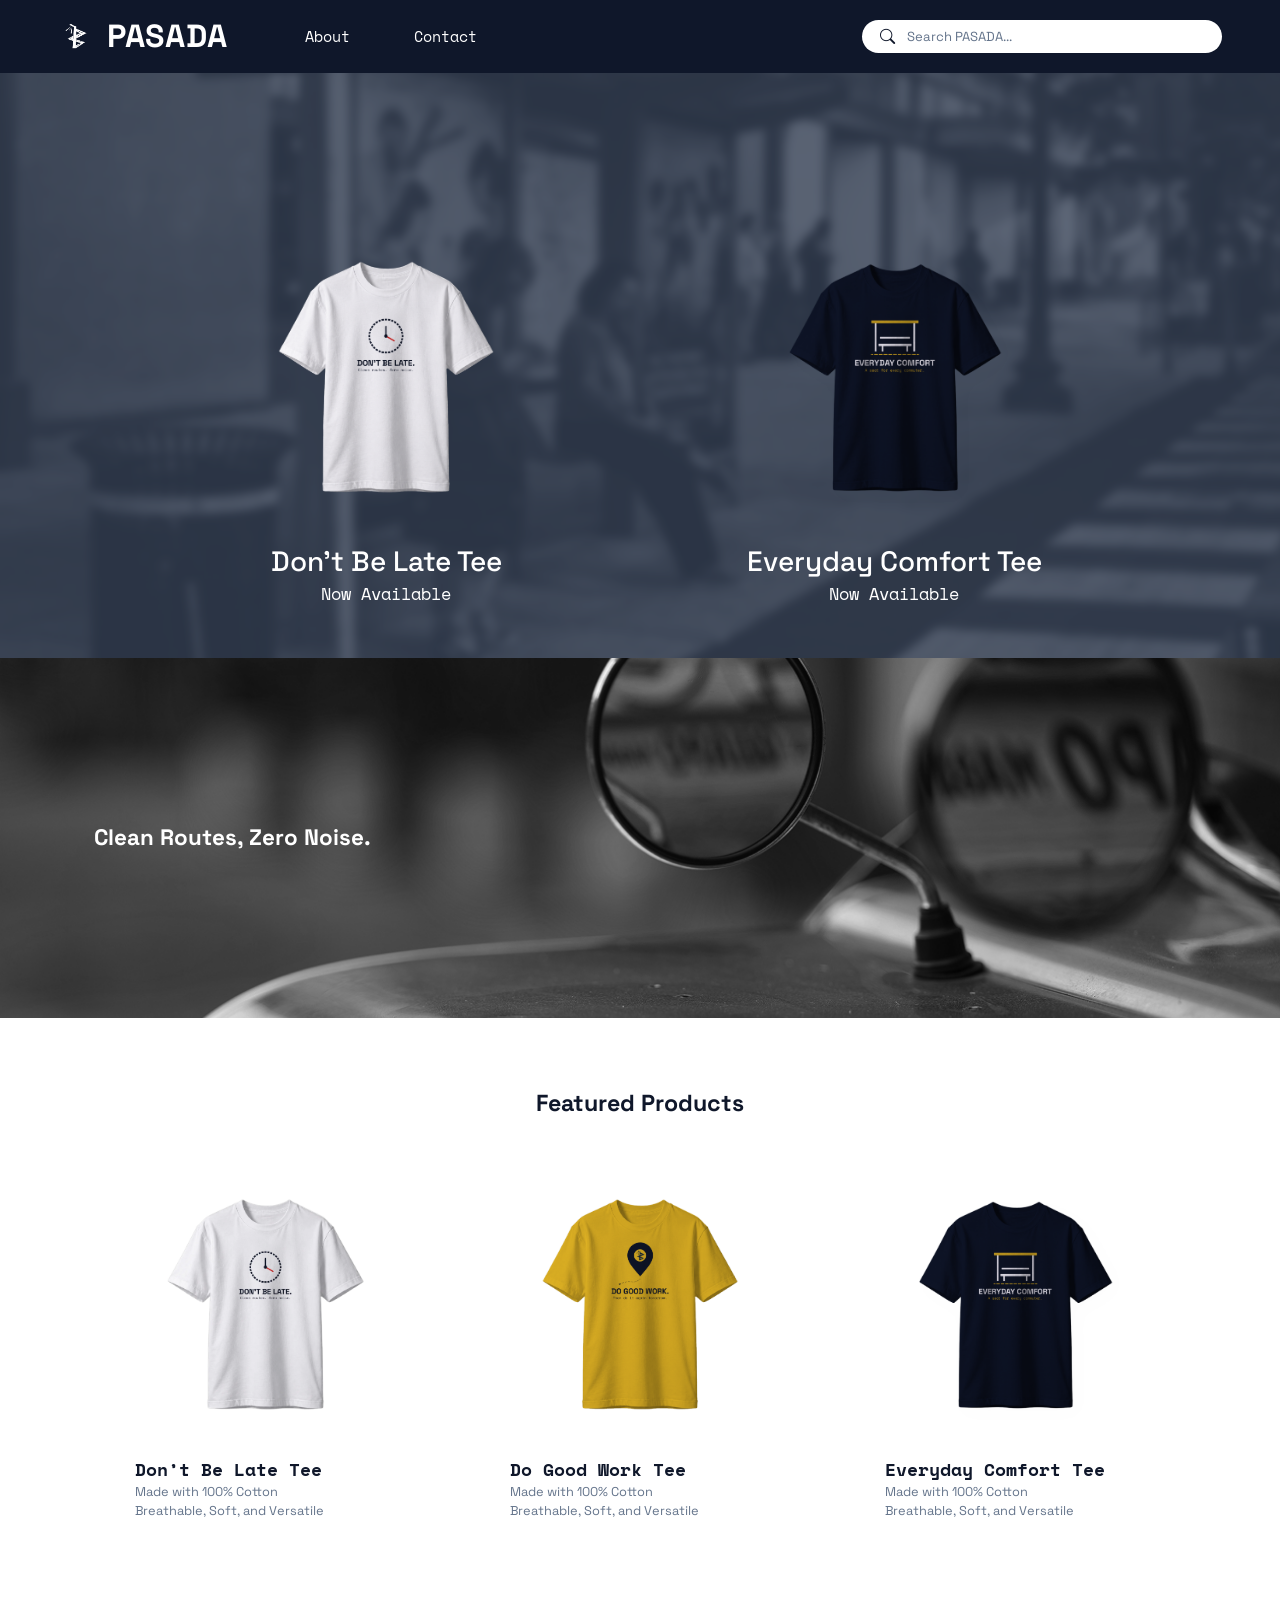
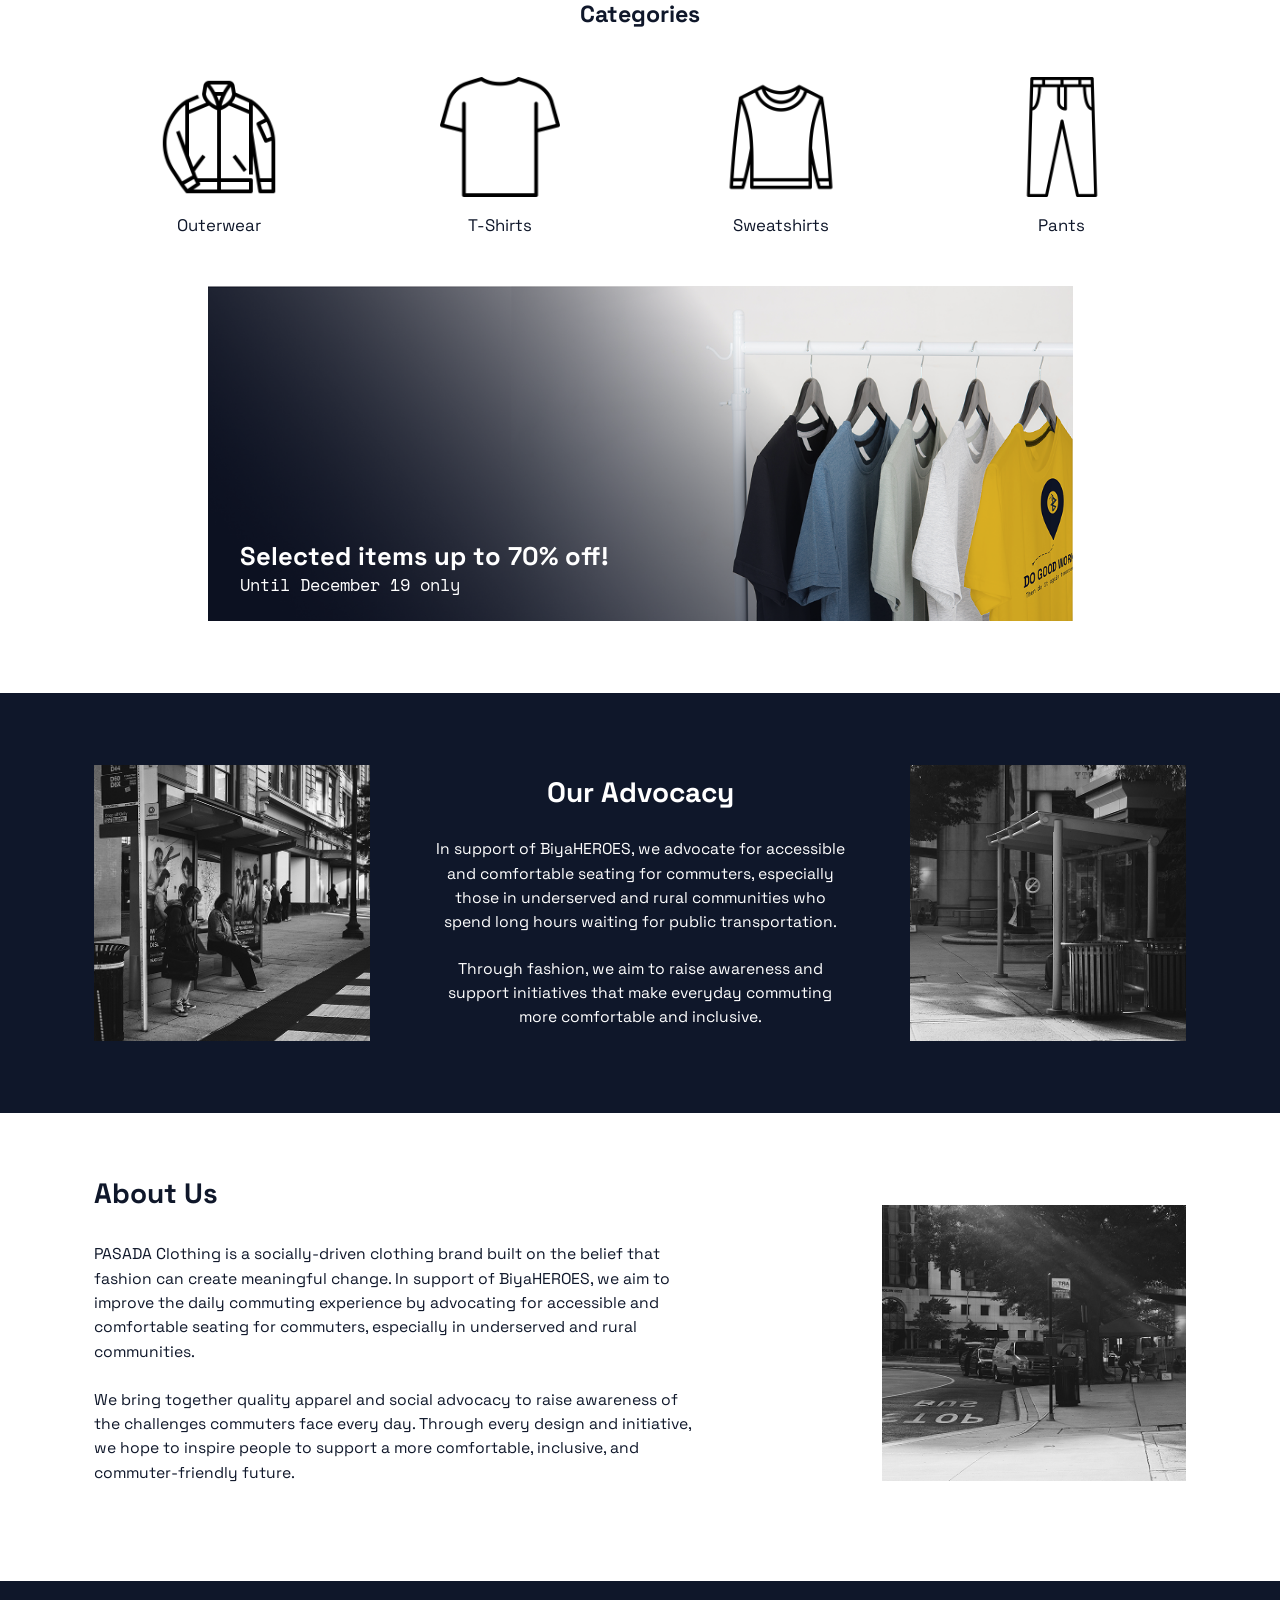
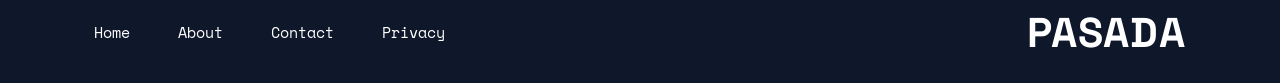
<file: index.html>
<!doctype html>
<html lang="en">

<head>
    <meta charset="UTF-8">
    <meta name="viewport" content="width=device-width, initial-scale=1.0">

    <title>Home | PASADA</title>

    <!-- Bootstrap CSS -->
    <link href="https://cdn.jsdelivr.net/npm/bootstrap@5.3.9/dist/css/bootstrap.min.css" rel="stylesheet">

    <!-- Bootstrap Icons -->
    <link rel="stylesheet" href="https://cdn.jsdelivr.net/npm/bootstrap-icons@1.13.1/font/bootstrap-icons.min.css">

    <!-- Fonts: Space Grotesk + Space Mono -->
    <link rel="preconnect" href="https://fonts.googleapis.com">
    <link rel="preconnect" href="https://fonts.gstatic.com" crossorigin>
    <link href="https://fonts.googleapis.com/css2?family=Space+Grotesk:wght@300..700&family=Space+Mono:ital,wght@0,400;0,700;1,400;1,700&display=swap" rel="stylesheet">

    <!-- Custom CSS -->
    <link rel="stylesheet" href="style.css">

</head>

<body class="d-flex flex-column min-vh-100">

    <!-- HEADER -->
    <header id="site-header" data-variant="home"></header>

    <main class="flex-grow-1">

        <!-- HERO -->
        <section class="hero">
            <div class="page-container">
                <div class="hero-products">
                    <a href="product-dont-be-late.html" class="hero-product">
                        <img src="tee-dont-be-late-transparent-bg.png" alt="Don’t Be Late Tee">
                        <h1>Don’t Be Late Tee</h1>
                        <p>Now Available</p>
                    </a>
                    <a href="product-everyday-comfort.html" class="hero-product">
                        <img src="tee-everyday-comfort-transparent-bg.png" alt="Everyday Comfort Tee">
                        <h2>Everyday Comfort Tee</h2>
                        <p>Now Available</p>
                    </a>
                </div>
            </div>
        </section>

        <!-- TAGLINE BANNER -->
        <section class="tagline">
            <div class="page-container">
                <h2>Clean Routes, Zero Noise.</h2>
            </div>
        </section>

        <!-- FEATURED PRODUCTS -->
        <section class="featured">
            <div class="page-container">
                <h2 class="section-title">Featured Products</h2>
                <div class="featured-grid">
                <a href="product-dont-be-late.html" class="featured-item">
                    <img src="tee-dont-be-late.png" alt="Don’t Be Late Tee" loading="lazy">
                    <h3>Don’t Be Late Tee</h3>
                    <p>Made with 100% Cotton</p>
                    <p>Breathable, Soft, and Versatile</p>
                </a>
                <a href="product-do-good-work.html" class="featured-item">
                    <img src="tee-do-good-work.png" alt="Do Good Work" loading="lazy">
                    <h3>Do Good Work Tee</h3>
                    <p>Made with 100% Cotton</p>
                    <p>Breathable, Soft, and Versatile</p>
                </a>
                <a href="product-everyday-comfort.html" class="featured-item">
                    <img src="tee-everyday-comfort.png" alt="Everyday Comfort" loading="lazy">
                    <h3>Everyday Comfort Tee</h3>
                    <p>Made with 100% Cotton</p>
                    <p>Breathable, Soft, and Versatile</p>
                </a>
                </div>
            </div>
        </section>

        <!-- CATEGORIES -->
        <section class="categories">
            <div class="page-container">
                <h2 class="section-title">Categories</h2>
                <div class="category-grid">
                <a href="#" class="category-item">
                    <img src="cat-outerwear.png" alt="" loading="lazy">
                    <span>Outerwear</span>
                </a>
                <a href="#" class="category-item">
                    <img src="cat-tshirts.png" alt="" loading="lazy">
                    <span>T-Shirts</span>
                </a>
                <a href="#" class="category-item">
                    <img src="cat-sweatshirts.png" alt="" loading="lazy">
                    <span>Sweatshirts</span>
                </a>
                <a href="#" class="category-item">
                    <img src="cat-pants.png" alt="" loading="lazy">
                    <span>Pants</span>
                </a>
                </div>
            </div>
        </section>

        <!-- PROMOTIONAL BANNER -->
        <section class="promo">
            <img src="promo-banner.png" alt="" loading="lazy">
            <div class="promo-text">
                <h2>Selected items up to 70% off!</h2>
                <p>Until December 19 only</p>
            </div>
        </section>

        <!-- OUR ADVOCACY -->
        <section class="advocacy">
            <div class="page-container">
                <div class="advocacy-grid">
                    <img src="advocacy-left.png" alt="Commuters waiting at a bus stop" class="adv-left" loading="lazy">

                    <div class="advocacy-text">
                        <h2>Our Advocacy</h2>
                        <p>In support of BiyaHEROES, we advocate for accessible and comfortable seating for commuters, especially those in underserved and rural communities who spend long hours waiting for public transportation.</p>
                        <p>Through fashion, we aim to raise awareness and support initiatives that make everyday commuting more comfortable and inclusive.</p>
                    </div>

                    <img src="advocacy-right.png" alt="A covered bus shelter on a city street" class="adv-right" loading="lazy">
                </div>
            </div>
        </section>

        <!-- ABOUT US -->
        <section class="about">
            <div class="page-container">
                <div class="about-grid">
                    <div>
                        <h2>About Us</h2>
                        <p>PASADA Clothing is a socially-driven clothing brand built on the belief that fashion can create meaningful change. In support of BiyaHEROES, we aim to improve the daily commuting experience by advocating for accessible and comfortable seating for commuters, especially in underserved and rural communities.</p>
                        <p>We bring together quality apparel and social advocacy to raise awareness of the challenges commuters face every day. Through every design and initiative, we hope to inspire people to support a more comfortable, inclusive, and commuter-friendly future.</p>
                    </div>
                    <img src="about-us.png" alt="Sunlit street with a bus stop sign" loading="lazy">
                </div>
            </div>
        </section>

    </main>

    <!-- FOOTER -->
    <footer id="site-footer"></footer>

    <!-- Bootstrap JavaScript -->
    <script src="https://cdn.jsdelivr.net/npm/bootstrap@5.3.9/dist/js/bootstrap.bundle.min.js"></script>

    <!-- Shared Components (header + footer) -->
    <script src="components.js"></script>

</body>
</html>
</file>
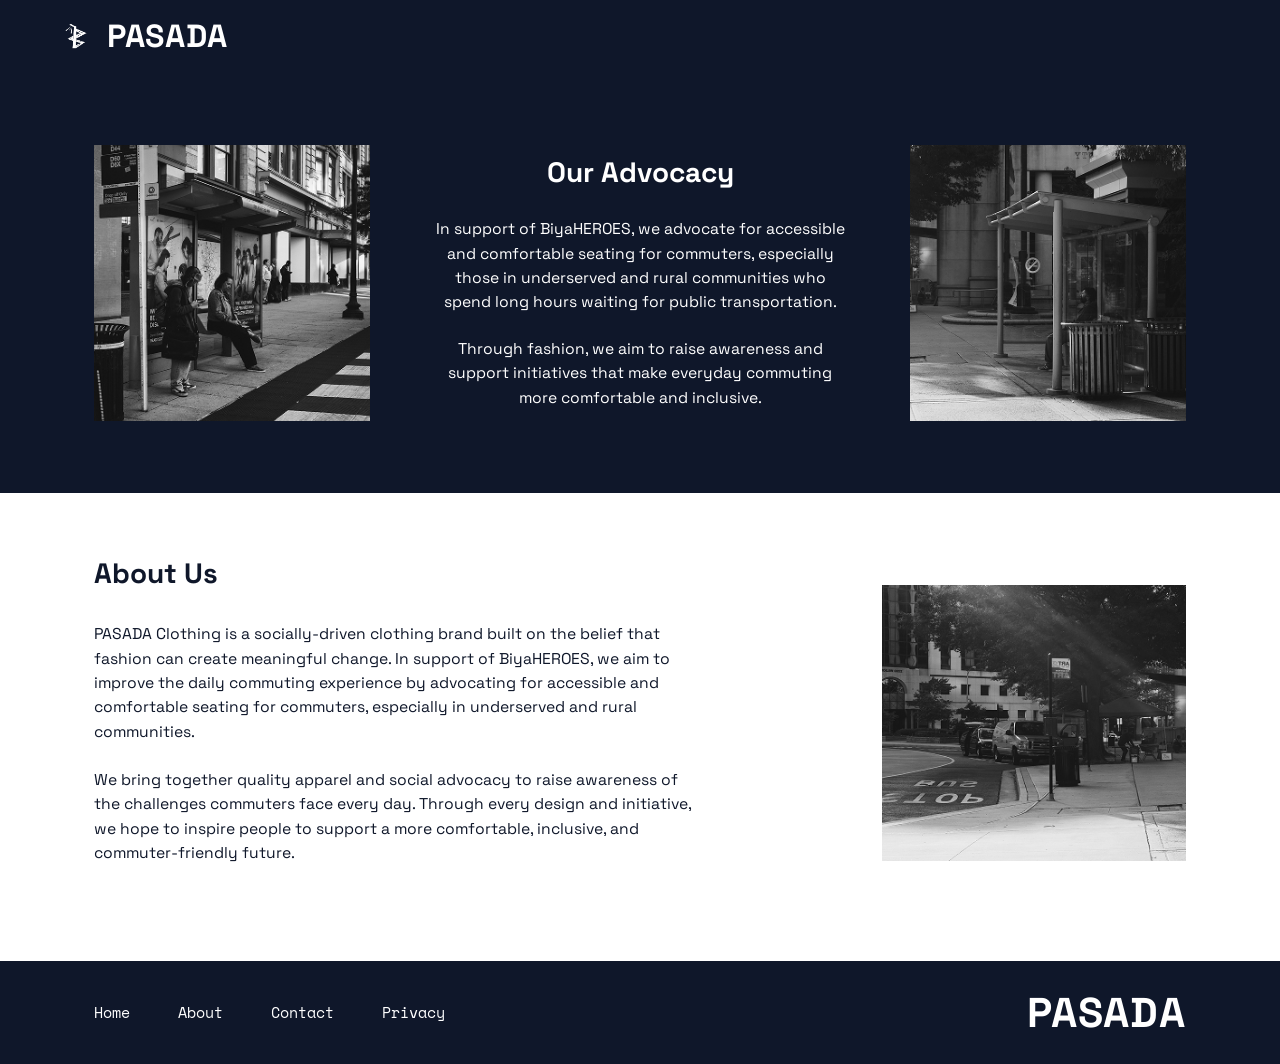
<file: about.html>
<!doctype html>
<html lang="en">

<head>
    <meta charset="UTF-8">
    <meta name="viewport" content="width=device-width, initial-scale=1.0">

    <title>About | PASADA</title>

    <!-- Bootstrap CSS -->
    <link href="https://cdn.jsdelivr.net/npm/bootstrap@5.3.9/dist/css/bootstrap.min.css" rel="stylesheet">

    <!-- Bootstrap Icons -->
    <link rel="stylesheet" href="https://cdn.jsdelivr.net/npm/bootstrap-icons@1.13.1/font/bootstrap-icons.min.css">

    <!-- Fonts: Space Grotesk + Space Mono -->
    <link rel="preconnect" href="https://fonts.googleapis.com">
    <link rel="preconnect" href="https://fonts.gstatic.com" crossorigin>
    <link href="https://fonts.googleapis.com/css2?family=Space+Grotesk:wght@300..700&family=Space+Mono:ital,wght@0,400;0,700;1,400;1,700&display=swap" rel="stylesheet">

    <!-- Custom CSS -->
    <link rel="stylesheet" href="style.css">

</head>

<body class="d-flex flex-column min-vh-100">

    <!-- HEADER -->
    <header id="site-header" data-variant="circle"></header>

    <!-- MAIN CONTENT -->
    <main class="flex-grow-1">

        <!-- OUR ADVOCACY -->
        <section class="advocacy">
            <div class="page-container">
                <div class="advocacy-grid">
                    <img src="advocacy-left.png" alt="Commuters waiting at a bus stop" class="adv-left" loading="lazy">

                    <div class="advocacy-text">
                        <h2>Our Advocacy</h2>
                        <p>In support of BiyaHEROES, we advocate for accessible and comfortable seating for commuters, especially those in underserved and rural communities who spend long hours waiting for public transportation.</p>
                        <p>Through fashion, we aim to raise awareness and support initiatives that make everyday commuting more comfortable and inclusive.</p>
                    </div>

                    <img src="advocacy-right.png" alt="A covered bus shelter on a city street" class="adv-right" loading="lazy">
                </div>
            </div>
        </section>

        <!-- ABOUT US -->
        <section class="about">
            <div class="page-container">
                <div class="about-grid">
                    <div>
                        <h2>About Us</h2>
                        <p>PASADA Clothing is a socially-driven clothing brand built on the belief that fashion can create meaningful change. In support of BiyaHEROES, we aim to improve the daily commuting experience by advocating for accessible and comfortable seating for commuters, especially in underserved and rural communities.</p>
                        <p>We bring together quality apparel and social advocacy to raise awareness of the challenges commuters face every day. Through every design and initiative, we hope to inspire people to support a more comfortable, inclusive, and commuter-friendly future.</p>
                    </div>
                    <img src="about-us.png" alt="Sunlit street with a bus stop sign" loading="lazy">
                </div>
            </div>
        </section>

    </main>

    <!-- FOOTER -->
    <footer id="site-footer"></footer>

    <!-- Bootstrap JavaScript -->
    <script src="https://cdn.jsdelivr.net/npm/bootstrap@5.3.9/dist/js/bootstrap.bundle.min.js"></script>

    <!-- Shared Components (header + footer) -->
    <script src="components.js"></script>

</body>
</html>
</file>
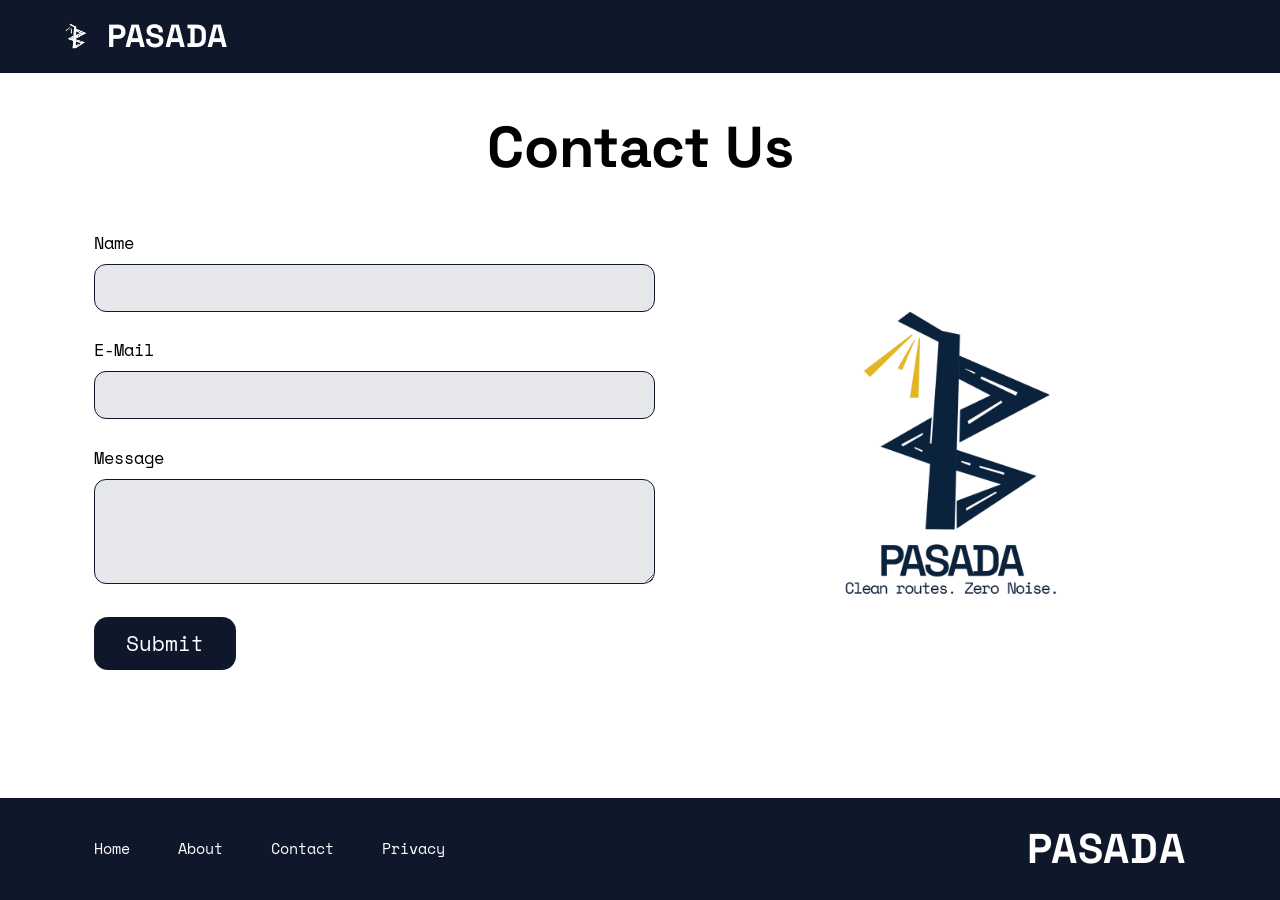
<file: contact.html>
<!doctype html>
<html lang="en">

<head>
    <meta charset="UTF-8">
    <meta name="viewport" content="width=device-width, initial-scale=1.0">

    <title>Contact Us | PASADA</title>

    <!-- Bootstrap CSS -->
    <link href="https://cdn.jsdelivr.net/npm/bootstrap@5.3.9/dist/css/bootstrap.min.css" rel="stylesheet">

    <!-- Bootstrap Icons -->
    <link rel="stylesheet" href="https://cdn.jsdelivr.net/npm/bootstrap-icons@1.13.1/font/bootstrap-icons.min.css">

    <!-- Fonts: Space Grotesk + Space Mono -->
    <link rel="preconnect" href="https://fonts.googleapis.com">
    <link rel="preconnect" href="https://fonts.gstatic.com" crossorigin>
    <link href="https://fonts.googleapis.com/css2?family=Space+Grotesk:wght@300..700&family=Space+Mono:ital,wght@0,400;0,700;1,400;1,700&display=swap" rel="stylesheet">

    <!-- Custom CSS -->
    <link rel="stylesheet" href="style.css">

    <script src="mailto.js" defer></script>

</head>

<body class="d-flex flex-column min-vh-100">

    <!-- HEADER -->
    <header id="site-header" data-variant="circle"></header>

    <!-- MAIN CONTENT -->
    <main class="contact">
        <div class="page-container">
            <h1>Contact Us</h1>

            <div class="contact-grid">

                <!-- LEFT: form -->
                <form id="contact-form" class="contact-form">
                    <div class="field">
                        <label for="customer-name">Name</label>
                        <input type="text" id="customer-name" required>
                    </div>

                    <div class="field">
                        <label for="customer-email">E-Mail</label>
                        <input type="email" id="customer-email" required>
                    </div>

                    <div class="field">
                        <label for="customer-inquiry">Message</label>
                        <textarea id="customer-inquiry" rows="4" required></textarea>
                    </div>

                    <button type="submit" class="btn-submit">Submit</button>
                    <p id="form-status" role="status"></p>
                </form>

                <!-- RIGHT: logo -->
                <div class="contact-logo">
                    <img src="logo-contact.png" alt="PASADA – Clean routes. Zero Noise.">
                </div>

            </div>
        </div>
    </main>

    <!-- FOOTER -->
    <footer id="site-footer"></footer>

    <!-- Bootstrap JavaScript -->
    <script src="https://cdn.jsdelivr.net/npm/bootstrap@5.3.9/dist/js/bootstrap.bundle.min.js"></script>

    <!-- Shared Components (header + footer) -->
    <script src="components.js"></script>

</body>
</html>
</file>
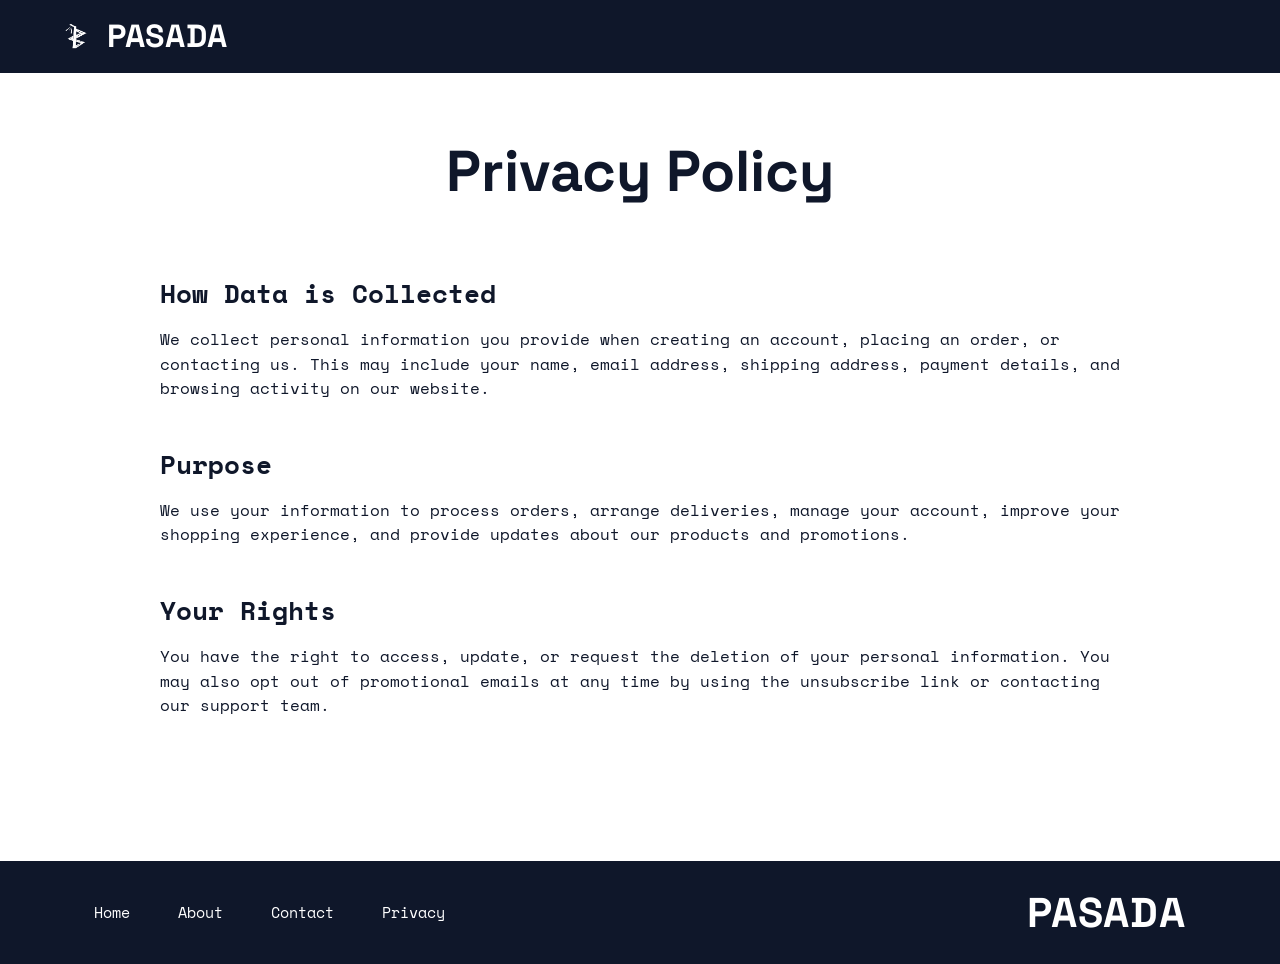
<file: privacy.html>
<!doctype html>
<html lang="en">

<head>
    <meta charset="UTF-8">
    <meta name="viewport" content="width=device-width, initial-scale=1.0">

    <title>Privacy Policy | PASADA</title>

    <!-- Bootstrap CSS -->
    <link href="https://cdn.jsdelivr.net/npm/bootstrap@5.3.9/dist/css/bootstrap.min.css" rel="stylesheet">

    <!-- Bootstrap Icons -->
    <link rel="stylesheet" href="https://cdn.jsdelivr.net/npm/bootstrap-icons@1.13.1/font/bootstrap-icons.min.css">

    <!-- Fonts: Space Grotesk + Space Mono -->
    <link rel="preconnect" href="https://fonts.googleapis.com">
    <link rel="preconnect" href="https://fonts.gstatic.com" crossorigin>
    <link href="https://fonts.googleapis.com/css2?family=Space+Grotesk:wght@300..700&family=Space+Mono:ital,wght@0,400;0,700;1,400;1,700&display=swap" rel="stylesheet">

    <!-- Custom CSS -->
    <link rel="stylesheet" href="style.css">

</head>

<body class="d-flex flex-column min-vh-100">

    <!-- HEADER -->
    <header id="site-header" data-variant="circle"></header>

    <!-- MAIN CONTENT -->
    <main class="policy">
        <div class="page-container">
            <h1>Privacy Policy</h1>

            <div class="policy-body">
                <h2>How Data is Collected</h2>
                <p>We collect personal information you provide when creating an account, placing an order, or contacting us. This may include your name, email address, shipping address, payment details, and browsing activity on our website.</p>

                <h2>Purpose</h2>
                <p>We use your information to process orders, arrange deliveries, manage your account, improve your shopping experience, and provide updates about our products and promotions.</p>

                <h2>Your Rights</h2>
                <p>You have the right to access, update, or request the deletion of your personal information. You may also opt out of promotional emails at any time by using the unsubscribe link or contacting our support team.</p>
            </div>
        </div>
    </main>

    <!-- FOOTER -->
    <footer id="site-footer"></footer>

    <!-- Bootstrap JavaScript -->
    <script src="https://cdn.jsdelivr.net/npm/bootstrap@5.3.9/dist/js/bootstrap.bundle.min.js"></script>

    <!-- Shared Components (header + footer) -->
    <script src="components.js"></script>

</body>
</html>
</file>
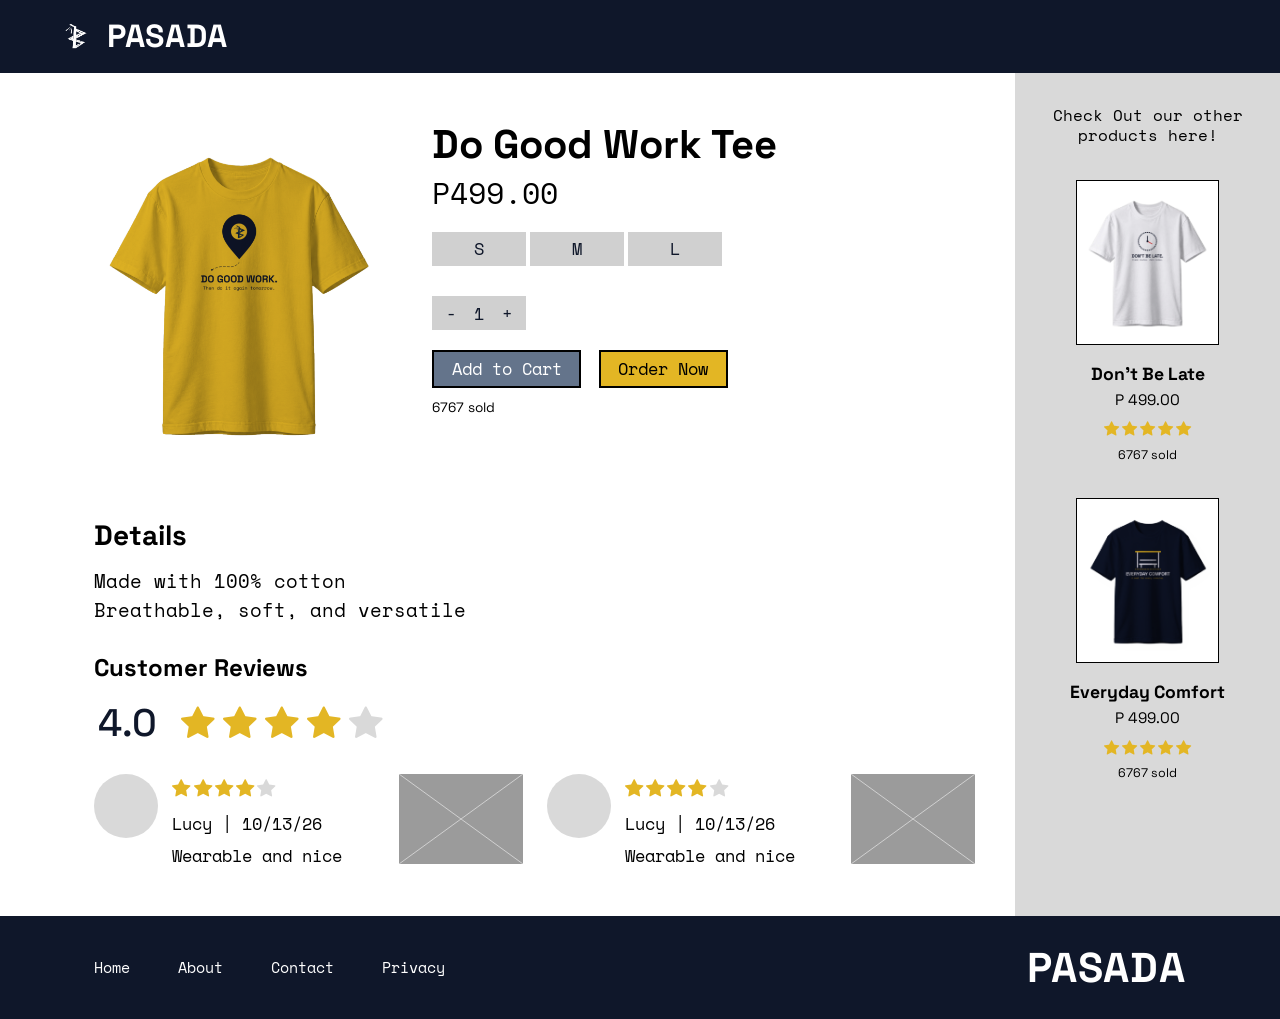
<file: product-do-good-work.html>
<!doctype html>
<html lang="en">

<head>
    <meta charset="UTF-8">
    <meta name="viewport" content="width=device-width, initial-scale=1.0">

    <title>Do Good Work Tee | PASADA</title>

    <!-- Bootstrap CSS -->
    <link href="https://cdn.jsdelivr.net/npm/bootstrap@5.3.9/dist/css/bootstrap.min.css" rel="stylesheet">

    <!-- Bootstrap Icons -->
    <link rel="stylesheet" href="https://cdn.jsdelivr.net/npm/bootstrap-icons@1.13.1/font/bootstrap-icons.min.css">

    <!-- Fonts: Space Grotesk + Space Mono -->
    <link rel="preconnect" href="https://fonts.googleapis.com">
    <link rel="preconnect" href="https://fonts.gstatic.com" crossorigin>
    <link href="https://fonts.googleapis.com/css2?family=Space+Grotesk:wght@300..700&family=Space+Mono:ital,wght@0,400;0,700;1,400;1,700&display=swap" rel="stylesheet">

    <!-- Custom CSS -->
    <link rel="stylesheet" href="style.css">

    <script src="order.js" defer></script>

</head>

<body class="d-flex flex-column min-vh-100">

    <!-- HEADER -->
    <header id="site-header" data-variant="mark"></header>

    <!-- MAIN CONTENT -->
    <div class="product-layout">

        <!-- LEFT: product info, details & reviews -->
        <main class="product-main">

            <div class="product-top">
                <div class="product-photo">
                    <img src="tee-do-good-work.png" alt="Do Good Work Tee">
                </div>

                <form class="product-info" id="order-form">
                    <h1>Do Good Work Tee</h1>
                    <p class="product-price">P499.00</p>

                    <!-- Size selector -->
                    <div class="size-group" role="group" aria-label="Size selection">
                        <input type="radio" class="btn-check" name="size" id="Small" autocomplete="off" required>
                        <label for="Small">S</label>

                        <input type="radio" class="btn-check" name="size" id="Medium" autocomplete="off">
                        <label for="Medium">M</label>

                        <input type="radio" class="btn-check" name="size" id="Large" autocomplete="off">
                        <label for="Large">L</label>
                    </div>
                    <p id="shirt-variant" hidden>Do Good Work</p>

                    <!-- Quantity -->
                    <div class="qty-box" role="group" aria-label="Quantity">
                        <button type="button" id="qty-minus" aria-label="Decrease quantity">-</button>
                        <output id="qty-value" aria-live="polite">1</output>
                        <button type="button" id="qty-plus" aria-label="Increase quantity">+</button>
                    </div>

                    <!-- Action buttons -->
                    <div class="btn-row">
                        <button type="button" id="add-to-cart" class="btn-pasada btn-cart">Add to Cart</button>
                        <button type="submit" class="btn-pasada btn-order">Order Now</button>
                    </div>

                    <p class="sold">6767 sold</p>
                    <p class="cart-msg" id="cart-msg" role="status"></p>
                </form>
            </div>

            <section class="product-details">
                <h2>Details</h2>
                <p>Made with 100% cotton</p>
                <p>Breathable, soft, and versatile</p>
            </section>

            <section class="reviews">
                <h2>Customer Reviews</h2>

                <div class="rating-row">
                    <span class="score">4.0</span>
                    <span class="stars" aria-label="4 out of 5 stars"><i class="bi bi-star-fill"></i><i class="bi bi-star-fill"></i><i class="bi bi-star-fill"></i><i class="bi bi-star-fill"></i><i class="bi bi-star-fill off"></i></span>
                </div>

                <div class="review-list">
                        <article class="review">
                            <div class="avatar" aria-hidden="true"></div>
                            <div class="review-body">
                                <span class="stars" aria-label="4 out of 5 stars"><i class="bi bi-star-fill"></i><i class="bi bi-star-fill"></i><i class="bi bi-star-fill"></i><i class="bi bi-star-fill"></i><i class="bi bi-star-fill off"></i></span>
                                <p>Lucy | 10/13/26</p>
                                <p>Wearable and nice</p>
                            </div>
                            <div class="review-photo"><svg viewBox="0 0 124 90" xmlns="http://www.w3.org/2000/svg" role="img" aria-label="Review photo placeholder"><rect width="124" height="90" fill="#9B9B9B"/><line x1="0" y1="0" x2="124" y2="90" stroke="#D0D0D0" stroke-width="1"/><line x1="124" y1="0" x2="0" y2="90" stroke="#D0D0D0" stroke-width="1"/></svg></div>
                        </article>
                        <article class="review">
                            <div class="avatar" aria-hidden="true"></div>
                            <div class="review-body">
                                <span class="stars" aria-label="4 out of 5 stars"><i class="bi bi-star-fill"></i><i class="bi bi-star-fill"></i><i class="bi bi-star-fill"></i><i class="bi bi-star-fill"></i><i class="bi bi-star-fill off"></i></span>
                                <p>Lucy | 10/13/26</p>
                                <p>Wearable and nice</p>
                            </div>
                            <div class="review-photo"><svg viewBox="0 0 124 90" xmlns="http://www.w3.org/2000/svg" role="img" aria-label="Review photo placeholder"><rect width="124" height="90" fill="#9B9B9B"/><line x1="0" y1="0" x2="124" y2="90" stroke="#D0D0D0" stroke-width="1"/><line x1="124" y1="0" x2="0" y2="90" stroke="#D0D0D0" stroke-width="1"/></svg></div>
                        </article>
                </div>
            </section>
        </main>

        <!-- RIGHT: other products -->
        <aside class="product-side">
            <h2>Check Out our other products here!</h2>
                <a href="product-dont-be-late.html" class="side-item">
                    <div class="thumb"><img src="tee-dont-be-late.png" alt="Don’t Be Late tee" loading="lazy"></div>
                    <strong>Don’t Be Late</strong>
                    <span class="price">P 499.00</span>
                    <span class="stars" aria-label="5 out of 5 stars"><i class="bi bi-star-fill"></i><i class="bi bi-star-fill"></i><i class="bi bi-star-fill"></i><i class="bi bi-star-fill"></i><i class="bi bi-star-fill"></i></span>
                    <span class="sold-sm">6767 sold</span>
                </a>
                <a href="product-everyday-comfort.html" class="side-item">
                    <div class="thumb"><img src="tee-everyday-comfort.png" alt="Everyday Comfort tee" loading="lazy"></div>
                    <strong>Everyday Comfort</strong>
                    <span class="price">P 499.00</span>
                    <span class="stars" aria-label="5 out of 5 stars"><i class="bi bi-star-fill"></i><i class="bi bi-star-fill"></i><i class="bi bi-star-fill"></i><i class="bi bi-star-fill"></i><i class="bi bi-star-fill"></i></span>
                    <span class="sold-sm">6767 sold</span>
                </a>
        </aside>
    </div>

    <!-- FOOTER -->
    <footer id="site-footer"></footer>

    <!-- Bootstrap JavaScript -->
    <script src="https://cdn.jsdelivr.net/npm/bootstrap@5.3.9/dist/js/bootstrap.bundle.min.js"></script>

    <!-- Shared Components (header + footer) -->
    <script src="components.js"></script>

</body>
</html>
</file>
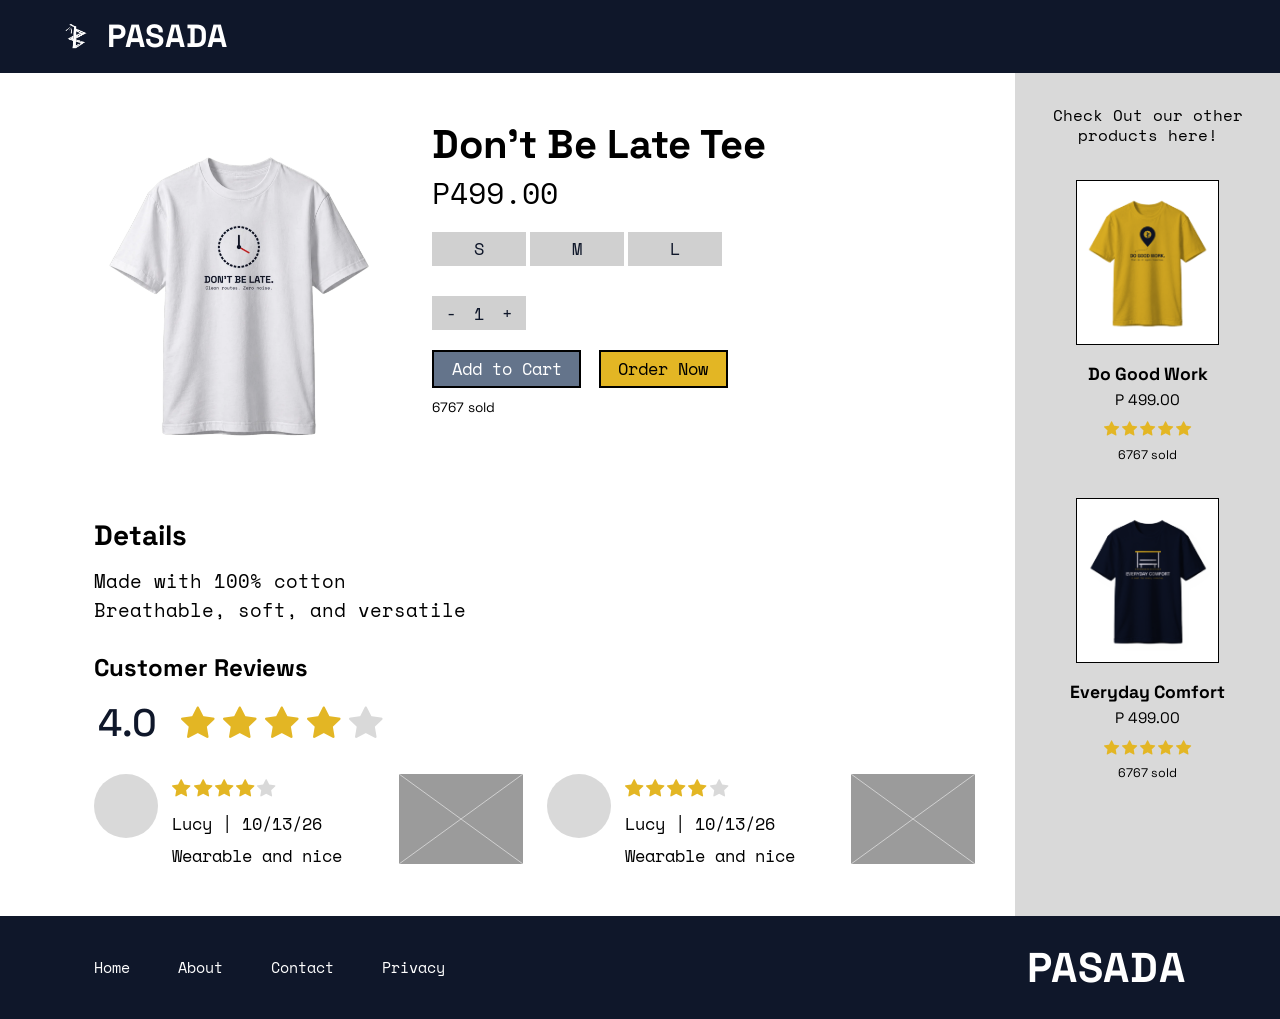
<file: product-dont-be-late.html>
<!doctype html>
<html lang="en">

<head>
    <meta charset="UTF-8">
    <meta name="viewport" content="width=device-width, initial-scale=1.0">

    <title>Don’t Be Late Tee | PASADA</title>

    <!-- Bootstrap CSS -->
    <link href="https://cdn.jsdelivr.net/npm/bootstrap@5.3.9/dist/css/bootstrap.min.css" rel="stylesheet">

    <!-- Bootstrap Icons -->
    <link rel="stylesheet" href="https://cdn.jsdelivr.net/npm/bootstrap-icons@1.13.1/font/bootstrap-icons.min.css">

    <!-- Fonts: Space Grotesk + Space Mono -->
    <link rel="preconnect" href="https://fonts.googleapis.com">
    <link rel="preconnect" href="https://fonts.gstatic.com" crossorigin>
    <link href="https://fonts.googleapis.com/css2?family=Space+Grotesk:wght@300..700&family=Space+Mono:ital,wght@0,400;0,700;1,400;1,700&display=swap" rel="stylesheet">

    <!-- Custom CSS -->
    <link rel="stylesheet" href="style.css">

    <script src="order.js" defer></script>

</head>

<body class="d-flex flex-column min-vh-100">

    <!-- HEADER -->
    <header id="site-header" data-variant="mark"></header>

    <!-- MAIN CONTENT -->
    <div class="product-layout">

        <!-- LEFT: product info, details & reviews -->
        <main class="product-main">

            <div class="product-top">
                <div class="product-photo">
                    <img src="tee-dont-be-late.png" alt="Don’t Be Late Tee">
                </div>

                <form class="product-info" id="order-form">
                    <h1>Don’t Be Late Tee</h1>
                    <p class="product-price">P499.00</p>

                    <!-- Size selector -->
                    <div class="size-group" role="group" aria-label="Size selection">
                        <input type="radio" class="btn-check" name="size" id="Small" autocomplete="off" required>
                        <label for="Small">S</label>

                        <input type="radio" class="btn-check" name="size" id="Medium" autocomplete="off">
                        <label for="Medium">M</label>

                        <input type="radio" class="btn-check" name="size" id="Large" autocomplete="off">
                        <label for="Large">L</label>
                    </div>
                    <p id="shirt-variant" hidden>Don't Be Late</p>

                    <!-- Quantity -->
                    <div class="qty-box" role="group" aria-label="Quantity">
                        <button type="button" id="qty-minus" aria-label="Decrease quantity">-</button>
                        <output id="qty-value" aria-live="polite">1</output>
                        <button type="button" id="qty-plus" aria-label="Increase quantity">+</button>
                    </div>

                    <!-- Action buttons -->
                    <div class="btn-row">
                        <button type="button" id="add-to-cart" class="btn-pasada btn-cart">Add to Cart</button>
                        <button type="submit" class="btn-pasada btn-order">Order Now</button>
                    </div>

                    <p class="sold">6767 sold</p>
                    <p class="cart-msg" id="cart-msg" role="status"></p>
                </form>
            </div>

            <section class="product-details">
                <h2>Details</h2>
                <p>Made with 100% cotton</p>
                <p>Breathable, soft, and versatile</p>
            </section>

            <section class="reviews">
                <h2>Customer Reviews</h2>

                <div class="rating-row">
                    <span class="score">4.0</span>
                    <span class="stars" aria-label="4 out of 5 stars"><i class="bi bi-star-fill"></i><i class="bi bi-star-fill"></i><i class="bi bi-star-fill"></i><i class="bi bi-star-fill"></i><i class="bi bi-star-fill off"></i></span>
                </div>

                <div class="review-list">
                        <article class="review">
                            <div class="avatar" aria-hidden="true"></div>
                            <div class="review-body">
                                <span class="stars" aria-label="4 out of 5 stars"><i class="bi bi-star-fill"></i><i class="bi bi-star-fill"></i><i class="bi bi-star-fill"></i><i class="bi bi-star-fill"></i><i class="bi bi-star-fill off"></i></span>
                                <p>Lucy | 10/13/26</p>
                                <p>Wearable and nice</p>
                            </div>
                            <div class="review-photo"><svg viewBox="0 0 124 90" xmlns="http://www.w3.org/2000/svg" role="img" aria-label="Review photo placeholder"><rect width="124" height="90" fill="#9B9B9B"/><line x1="0" y1="0" x2="124" y2="90" stroke="#D0D0D0" stroke-width="1"/><line x1="124" y1="0" x2="0" y2="90" stroke="#D0D0D0" stroke-width="1"/></svg></div>
                        </article>
                        <article class="review">
                            <div class="avatar" aria-hidden="true"></div>
                            <div class="review-body">
                                <span class="stars" aria-label="4 out of 5 stars"><i class="bi bi-star-fill"></i><i class="bi bi-star-fill"></i><i class="bi bi-star-fill"></i><i class="bi bi-star-fill"></i><i class="bi bi-star-fill off"></i></span>
                                <p>Lucy | 10/13/26</p>
                                <p>Wearable and nice</p>
                            </div>
                            <div class="review-photo"><svg viewBox="0 0 124 90" xmlns="http://www.w3.org/2000/svg" role="img" aria-label="Review photo placeholder"><rect width="124" height="90" fill="#9B9B9B"/><line x1="0" y1="0" x2="124" y2="90" stroke="#D0D0D0" stroke-width="1"/><line x1="124" y1="0" x2="0" y2="90" stroke="#D0D0D0" stroke-width="1"/></svg></div>
                        </article>
                </div>
            </section>
        </main>

        <!-- RIGHT: other products -->
        <aside class="product-side">
            <h2>Check Out our other products here!</h2>
                <a href="product-do-good-work.html" class="side-item">
                    <div class="thumb"><img src="tee-do-good-work.png" alt="Do Good Work tee" loading="lazy"></div>
                    <strong>Do Good Work</strong>
                    <span class="price">P 499.00</span>
                    <span class="stars" aria-label="5 out of 5 stars"><i class="bi bi-star-fill"></i><i class="bi bi-star-fill"></i><i class="bi bi-star-fill"></i><i class="bi bi-star-fill"></i><i class="bi bi-star-fill"></i></span>
                    <span class="sold-sm">6767 sold</span>
                </a>
                <a href="product-everyday-comfort.html" class="side-item">
                    <div class="thumb"><img src="tee-everyday-comfort.png" alt="Everyday Comfort tee" loading="lazy"></div>
                    <strong>Everyday Comfort</strong>
                    <span class="price">P 499.00</span>
                    <span class="stars" aria-label="5 out of 5 stars"><i class="bi bi-star-fill"></i><i class="bi bi-star-fill"></i><i class="bi bi-star-fill"></i><i class="bi bi-star-fill"></i><i class="bi bi-star-fill"></i></span>
                    <span class="sold-sm">6767 sold</span>
                </a>
        </aside>
    </div>

    <!-- FOOTER -->
    <footer id="site-footer"></footer>

    <!-- Bootstrap JavaScript -->
    <script src="https://cdn.jsdelivr.net/npm/bootstrap@5.3.9/dist/js/bootstrap.bundle.min.js"></script>

    <!-- Shared Components (header + footer) -->
    <script src="components.js"></script>

</body>
</html>
</file>
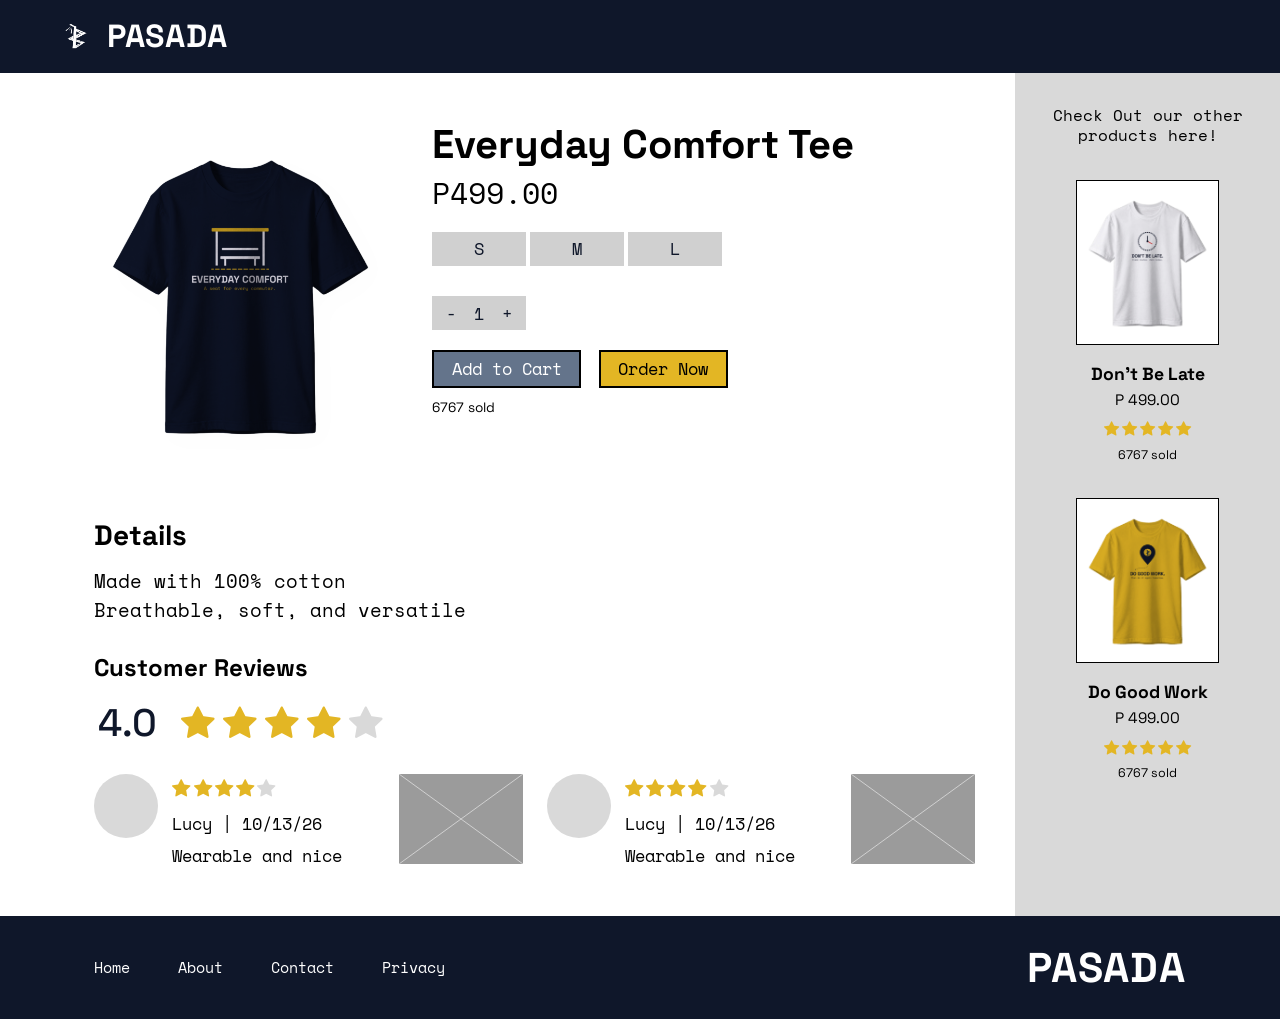
<file: product-everyday-comfort.html>
<!doctype html>
<html lang="en">

<head>
    <meta charset="UTF-8">
    <meta name="viewport" content="width=device-width, initial-scale=1.0">

    <title>Everyday Comfort Tee | PASADA</title>

    <!-- Bootstrap CSS -->
    <link href="https://cdn.jsdelivr.net/npm/bootstrap@5.3.9/dist/css/bootstrap.min.css" rel="stylesheet">

    <!-- Bootstrap Icons -->
    <link rel="stylesheet" href="https://cdn.jsdelivr.net/npm/bootstrap-icons@1.13.1/font/bootstrap-icons.min.css">

    <!-- Fonts: Space Grotesk + Space Mono -->
    <link rel="preconnect" href="https://fonts.googleapis.com">
    <link rel="preconnect" href="https://fonts.gstatic.com" crossorigin>
    <link href="https://fonts.googleapis.com/css2?family=Space+Grotesk:wght@300..700&family=Space+Mono:ital,wght@0,400;0,700;1,400;1,700&display=swap" rel="stylesheet">

    <!-- Custom CSS -->
    <link rel="stylesheet" href="style.css">

    <script src="order.js" defer></script>

</head>

<body class="d-flex flex-column min-vh-100">

    <!-- HEADER -->
    <header id="site-header" data-variant="mark"></header>

    <!-- MAIN CONTENT -->
    <div class="product-layout">

        <!-- LEFT: product info, details & reviews -->
        <main class="product-main">

            <div class="product-top">
                <div class="product-photo">
                    <img src="tee-everyday-comfort.png" alt="Everyday Comfort Tee">
                </div>

                <form class="product-info" id="order-form">
                    <h1>Everyday Comfort Tee</h1>
                    <p class="product-price">P499.00</p>

                    <!-- Size selector -->
                    <div class="size-group" role="group" aria-label="Size selection">
                        <input type="radio" class="btn-check" name="size" id="Small" autocomplete="off" required>
                        <label for="Small">S</label>

                        <input type="radio" class="btn-check" name="size" id="Medium" autocomplete="off">
                        <label for="Medium">M</label>

                        <input type="radio" class="btn-check" name="size" id="Large" autocomplete="off">
                        <label for="Large">L</label>
                    </div>
                    <p id="shirt-variant" hidden>Everyday Comfort</p>

                    <!-- Quantity -->
                    <div class="qty-box" role="group" aria-label="Quantity">
                        <button type="button" id="qty-minus" aria-label="Decrease quantity">-</button>
                        <output id="qty-value" aria-live="polite">1</output>
                        <button type="button" id="qty-plus" aria-label="Increase quantity">+</button>
                    </div>

                    <!-- Action buttons -->
                    <div class="btn-row">
                        <button type="button" id="add-to-cart" class="btn-pasada btn-cart">Add to Cart</button>
                        <button type="submit" class="btn-pasada btn-order">Order Now</button>
                    </div>

                    <p class="sold">6767 sold</p>
                    <p class="cart-msg" id="cart-msg" role="status"></p>
                </form>
            </div>

            <section class="product-details">
                <h2>Details</h2>
                <p>Made with 100% cotton</p>
                <p>Breathable, soft, and versatile</p>
            </section>

            <section class="reviews">
                <h2>Customer Reviews</h2>

                <div class="rating-row">
                    <span class="score">4.0</span>
                    <span class="stars" aria-label="4 out of 5 stars"><i class="bi bi-star-fill"></i><i class="bi bi-star-fill"></i><i class="bi bi-star-fill"></i><i class="bi bi-star-fill"></i><i class="bi bi-star-fill off"></i></span>
                </div>

                <div class="review-list">
                        <article class="review">
                            <div class="avatar" aria-hidden="true"></div>
                            <div class="review-body">
                                <span class="stars" aria-label="4 out of 5 stars"><i class="bi bi-star-fill"></i><i class="bi bi-star-fill"></i><i class="bi bi-star-fill"></i><i class="bi bi-star-fill"></i><i class="bi bi-star-fill off"></i></span>
                                <p>Lucy | 10/13/26</p>
                                <p>Wearable and nice</p>
                            </div>
                            <div class="review-photo"><svg viewBox="0 0 124 90" xmlns="http://www.w3.org/2000/svg" role="img" aria-label="Review photo placeholder"><rect width="124" height="90" fill="#9B9B9B"/><line x1="0" y1="0" x2="124" y2="90" stroke="#D0D0D0" stroke-width="1"/><line x1="124" y1="0" x2="0" y2="90" stroke="#D0D0D0" stroke-width="1"/></svg></div>
                        </article>
                        <article class="review">
                            <div class="avatar" aria-hidden="true"></div>
                            <div class="review-body">
                                <span class="stars" aria-label="4 out of 5 stars"><i class="bi bi-star-fill"></i><i class="bi bi-star-fill"></i><i class="bi bi-star-fill"></i><i class="bi bi-star-fill"></i><i class="bi bi-star-fill off"></i></span>
                                <p>Lucy | 10/13/26</p>
                                <p>Wearable and nice</p>
                            </div>
                            <div class="review-photo"><svg viewBox="0 0 124 90" xmlns="http://www.w3.org/2000/svg" role="img" aria-label="Review photo placeholder"><rect width="124" height="90" fill="#9B9B9B"/><line x1="0" y1="0" x2="124" y2="90" stroke="#D0D0D0" stroke-width="1"/><line x1="124" y1="0" x2="0" y2="90" stroke="#D0D0D0" stroke-width="1"/></svg></div>
                        </article>
                </div>
            </section>
        </main>

        <!-- RIGHT: other products -->
        <aside class="product-side">
            <h2>Check Out our other products here!</h2>
                <a href="product-dont-be-late.html" class="side-item">
                    <div class="thumb"><img src="tee-dont-be-late.png" alt="Don’t Be Late tee" loading="lazy"></div>
                    <strong>Don’t Be Late</strong>
                    <span class="price">P 499.00</span>
                    <span class="stars" aria-label="5 out of 5 stars"><i class="bi bi-star-fill"></i><i class="bi bi-star-fill"></i><i class="bi bi-star-fill"></i><i class="bi bi-star-fill"></i><i class="bi bi-star-fill"></i></span>
                    <span class="sold-sm">6767 sold</span>
                </a>
                <a href="product-do-good-work.html" class="side-item">
                    <div class="thumb"><img src="tee-do-good-work.png" alt="Do Good Work tee" loading="lazy"></div>
                    <strong>Do Good Work</strong>
                    <span class="price">P 499.00</span>
                    <span class="stars" aria-label="5 out of 5 stars"><i class="bi bi-star-fill"></i><i class="bi bi-star-fill"></i><i class="bi bi-star-fill"></i><i class="bi bi-star-fill"></i><i class="bi bi-star-fill"></i></span>
                    <span class="sold-sm">6767 sold</span>
                </a>
        </aside>
    </div>

    <!-- FOOTER -->
    <footer id="site-footer"></footer>

    <!-- Bootstrap JavaScript -->
    <script src="https://cdn.jsdelivr.net/npm/bootstrap@5.3.9/dist/js/bootstrap.bundle.min.js"></script>

    <!-- Shared Components (header + footer) -->
    <script src="components.js"></script>

</body>
</html>
</file>
<file: style.css>
:root {
    --primary: #0F172A;     /* navy */
    --secondary: #E3B624;   /* gold */
    --secondary2: #64748B;  /* slate */
    --neutral: #FFFFFF;
    --gray-100: #E5E7EB;    /* form fields */
    --gray-200: #D9D9D9;    /* sidebar, avatars */
    --gray-300: #D0D0D0;    /* size / qty buttons */
    --gray-500: #9B9B9B;    /* image placeholders */

    --font-sans: "Space Grotesk", Arial, Helvetica, sans-serif;
    --font-mono: "Space Mono", "Courier New", monospace;
}

*, *::before, *::after { box-sizing: border-box; }

body {
    margin: 0;
    background: var(--neutral);
    color: var(--primary);
    font-family: var(--font-sans);
}

.font-mono { font-family: var(--font-mono); }
.text-slate { color: var(--secondary2); }

.page-container {
    width: 100%;
    max-width: 1140px;
    margin-inline: auto;
    padding-inline: 1.5rem;
}

/* ---------- Header (Full-Width) ---------- */
#site-header {
    width: 100%;
    margin: 0;
    padding: 0;
}

.site-header,
.home-header {
    position: relative;
    top: 0;
    left: 0;
    z-index: 1030;
    width: 100%;
    margin: 0;
    background: var(--primary);
    color: var(--neutral);
}

.site-header .header-inner,
.home-header .header-inner {
    width: 100%;
    display: flex;
    align-items: center;
    justify-content: space-between;
    gap: 2rem;
    padding: 1.15rem clamp(1.5rem, 4.5vw, 4rem);
}

.site-header .header-left,
.home-header .header-left {
    display: flex;
    align-items: center;
    flex-wrap: wrap;
    gap: 1.5rem clamp(2.5rem, 6vw, 6.5rem);
}

.site-header .brand,
.home-header .brand {
    display: inline-flex;
    align-items: center;
    gap: .85rem;
    color: inherit;
    text-decoration: none;
}

.brand-circle {
    width: 48px;
    height: 48px;
    border-radius: 50%;
    background: #fff;
    padding: 5px;
    object-fit: contain;
    flex-shrink: 0;
}

.brand-mark {
    height: 36px;
    width: auto;
    flex-shrink: 0;
}

.brand-word {
    font-weight: 700;
    font-size: clamp(1.75rem, 2.5vw, 2.2rem);
    line-height: 1;
    letter-spacing: .02em;
}

.header-nav {
    display: flex;
    align-items: center;
    flex-wrap: wrap;
    gap: 1rem clamp(2rem, 5vw, 5.5rem);
    font-family: var(--font-mono);
    font-size: .95rem;
}

.header-nav a {
    color: #fff;
    text-decoration: none;
}

.header-nav a:hover {
    color: var(--secondary);
}

.search-pill {
    display: flex;
    align-items: center;
    gap: .6rem;
    background: #fff;
    border-radius: 999px;
    padding: .42rem 1.1rem;
    flex: 0 1 360px;
    min-width: 200px;
    max-width: 380px;
}

.search-pill i {
    color: var(--primary);
    font-size: .95rem;
    line-height: 1;
}

.search-pill input {
    border: 0;
    outline: 0;
    background: transparent;
    width: 100%;
    font: 400 .82rem var(--font-sans);
    color: var(--primary);
}

.search-pill input::placeholder {
    color: var(--secondary2);
}

@media (max-width: 900px) {
    .site-header .header-inner,
    .home-header .header-inner {
        flex-direction: column;
        align-items: center;
        text-align: center;
        gap: 1rem;
    }

    .site-header .header-left,
    .home-header .header-left {
        justify-content: center;
        gap: 1rem 2rem;
    }

    .header-nav {
        justify-content: center;
        gap: 1rem 2rem;
    }

    .search-pill {
        width: 100%;
        max-width: 360px;
        flex-basis: auto;
    }
}

/* ---------- Footer ---------- */
.site-footer {
    background: var(--primary);
    color: #fff;
    margin-top: auto;
}
.site-footer .footer-inner {
    display: flex; align-items: center; justify-content: space-between;
    flex-wrap: wrap; gap: 1rem;
    padding-block: 1.9rem;
}
.footer-nav { display: flex; flex-wrap: wrap; gap: 1.5rem 3rem; font-family: var(--font-mono); font-size: .95rem; }
.footer-nav a, .footer-word { color: #fff; text-decoration: none; }
.footer-nav a:hover { text-decoration: underline; }
.footer-word { font-weight: 700; font-size: 2.6rem; line-height: 1; letter-spacing: .02em; }
@media (max-width: 767.98px) {
    .site-footer .footer-inner { flex-direction: column; text-align: center; }
    .footer-nav { justify-content: center; gap: 1rem 1.75rem; }
}

/* HOME */
.hero {
    position: relative;
    overflow: hidden;
    color: #fff;
    isolation: isolate;
    padding: 9.5rem 0 3.25rem;
}
.hero::before {                      /* blurred B&W photo */
    content: "";
    position: absolute; inset: -20px;
    background: url("hero-bus-stop.png") center / cover no-repeat;
    filter: blur(2px);
    z-index: -2;
}
.hero::after {                       /* navy tint */
    content: "";
    position: absolute; inset: 0;
    background: rgba(15, 23, 42, .45);
    z-index: -1;
}
.hero-products { display: flex; justify-content: center; gap: 3rem; flex-wrap: wrap; }
.hero-product { flex: 1 1 260px; max-width: 460px; text-align: center; color: #fff; text-decoration: none; }
.hero-product img { height: 300px; width: auto; max-width: 100%; object-fit: contain; margin-bottom: 1.25rem; }
.hero-product h1, .hero-product h2 { font-size: clamp(1.4rem, 2.4vw, 1.75rem); font-weight: 500; margin: 0 0 .15rem; }
.hero-product p { font-family: var(--font-mono); font-size: 1.05rem; margin: 0; }
.hero-product:hover img { transform: translateY(-4px); }
.hero-product img { transition: transform .2s ease; }

.tagline {
    position: relative;
    min-height: 360px;
    display: flex; align-items: center;
    color: #fff;
    background: #111 url("tagline-jeepney.png") center / cover no-repeat;
}
.tagline h2 { font-size: 1.4rem; font-weight: 700; margin: 0; }

.section-title {
    text-align: center;
    font-weight: 700;
    font-size: 1.45rem;
    color: var(--primary);
    margin: 0 0 3rem;
}

.featured { padding: 4.5rem 0 2.5rem; }
.featured-grid { display: grid; grid-template-columns: repeat(3, 1fr); gap: 2rem; }
.featured-item { display: block; color: inherit; text-decoration: none; max-width: 260px; margin-inline: auto; width: 100%; }
.featured-item img { width: 100%; aspect-ratio: 1 / 1.05; object-fit: contain; margin-bottom: 1.25rem; }
.featured-item h3 { font-family: var(--font-mono); font-weight: 700; font-size: 1.1rem; margin: 0 0 .15rem; }
.featured-item p { color: var(--secondary2); font-size: .8rem; margin: 0; line-height: 1.5; }
.featured-item:hover h3 { text-decoration: underline; }
@media (max-width: 767.98px) { .featured-grid { grid-template-columns: 1fr; gap: 2.5rem; } }

.categories { padding: 2.5rem 0 3rem; }
.category-grid { display: grid; grid-template-columns: repeat(4, 1fr); gap: 2rem; text-align: center; }
.category-item { color: var(--primary); text-decoration: none; }
.category-item img { height: 120px; width: auto; margin-bottom: 1rem; }
.category-item span { display: block; font-size: 1.05rem; }
.category-item:hover span { text-decoration: underline; }
@media (max-width: 575.98px) { .category-grid { grid-template-columns: repeat(2, 1fr); } }

.promo {
    position: relative;
    max-width: 865px;
    margin: 0 auto 4.5rem;
    color: #fff;
    min-height: 240px;
    background: var(--primary);
}
.promo img { width: 100%; height: 100%; min-height: 240px; object-fit: cover; object-position: right center; display: block; position: absolute; inset: 0; }
.promo-text { position: relative; padding: 4.5rem 2rem 1.5rem 2rem; }
.promo-text { display: flex; flex-direction: column; justify-content: flex-end; min-height: 335px; }
.promo-text h2 { font-size: 1.6rem; font-weight: 700; margin: 0; }
.promo-text p { font-family: var(--font-mono); font-size: 1.05rem; margin: 0; }
@media (max-width: 767.98px) { .promo { margin-inline: 1.5rem; } .promo-text { min-height: 240px; padding-top: 3rem; } }

/* Advocacy + About (Home bottom & About page) */
.advocacy { background: var(--primary); color: #fff; padding: 4.5rem 0; }
.advocacy-grid {
    display: grid; align-items: center; gap: 3.5rem;
    grid-template-columns: 276px 1fr 276px;
}
.advocacy-grid img { width: 100%; aspect-ratio: 1; object-fit: cover; display: block; }
.advocacy-grid .adv-left  { object-position: 30% 50%; }
.advocacy-grid .adv-right { object-position: 28% 50%; }
.advocacy-text { text-align: center; max-width: 420px; margin-inline: auto; }
.advocacy-text h2 { font-size: 1.75rem; font-weight: 700; margin: 0 0 1.75rem; }
.advocacy-text p { font-size: .98rem; line-height: 1.55; margin: 0 0 1.4rem; }
.advocacy-text p:last-child { margin-bottom: 0; }
@media (max-width: 991.98px) {
    .advocacy-grid { grid-template-columns: 1fr; }
    .advocacy-grid img { max-width: 320px; margin-inline: auto; }
    .advocacy-grid .adv-left { order: 2; }
    .advocacy-text { order: 1; }
    .advocacy-grid .adv-right { order: 3; }
}

.about { padding: 4rem 0 4.5rem; }
.about-grid { display: grid; grid-template-columns: 1fr 304px; gap: 4rem; align-items: center; }
.about-grid h2 { font-size: 1.75rem; font-weight: 700; margin: 0 0 2rem; }
.about-grid p { font-size: .98rem; line-height: 1.55; margin: 0 0 1.5rem; max-width: 600px; }
.about-grid img { width: 100%; aspect-ratio: 304 / 276; object-fit: cover; object-position: 60% 50%; display: block; }
@media (max-width: 767.98px) { .about-grid { grid-template-columns: 1fr; } .about-grid img { max-width: 320px; } }

/* PRODUCT PAGE */
.product-layout { display: grid; grid-template-columns: minmax(0, 1fr) 265px; flex: 1 0 auto; }
.product-main { padding: 2.5rem 2.5rem 3rem max(1.5rem, calc((100vw - 1140px) / 2 + 1.5rem)); }
.product-top { display: grid; grid-template-columns: 290px 1fr; gap: 3rem; align-items: start; margin-bottom: 2.75rem; }
.product-photo img { width: 100%; height: auto; display: block; }
.product-info h1 { font-size: clamp(2rem, 3.4vw, 2.5rem); font-weight: 700; margin: .5rem 0 0; color: #000; }
.product-price { font-family: var(--font-mono); font-size: 1.9rem; margin: .1rem 0 1rem; color: #000; }

.size-group { display: flex; gap: 4px; margin-bottom: 1.9rem; }
.size-group label, .qty-box {
    background: var(--gray-300);
    font-family: var(--font-mono); font-size: 1.05rem;
    min-width: 94px; height: 34px;
    display: inline-flex; align-items: center; justify-content: center;
    cursor: pointer; user-select: none; margin: 0;
}
.size-group input { position: absolute; opacity: 0; width: 1px; height: 1px; pointer-events: none; }
.size-group { position: relative; }
.size-group input:checked + label { background: var(--primary); color: #fff; }
.size-group input:focus-visible + label { outline: 3px solid var(--secondary); outline-offset: 2px; }
.qty-box { cursor: default; justify-content: space-between; padding: 0 .6rem; min-width: 94px; }
.qty-box button { background: none; border: 0; padding: 0 .25rem; font: inherit; line-height: 1; cursor: pointer; color: inherit; }
.qty-box output { min-width: 1.2em; text-align: center; }

.btn-row { display: flex; flex-wrap: wrap; gap: 1.1rem; margin: 1.2rem 0 .6rem; }
.btn-pasada {
    font-family: var(--font-mono); font-size: 1.05rem;
    border: 2px solid #000; border-radius: 0;
    padding: .35rem 1.1rem; line-height: 1.4; cursor: pointer;
}
.btn-cart  { background: var(--secondary2); color: #fff; }
.btn-order { background: var(--secondary);  color: #000; }
.btn-pasada:hover { filter: brightness(1.08); }
.btn-pasada:focus-visible { outline: 3px solid var(--primary); outline-offset: 2px; }
.sold { font-size: .85rem; margin: 0; color: #000; }
.cart-msg { font-family: var(--font-mono); font-size: .85rem; min-height: 1.3em; margin: .5rem 0 0; color: var(--secondary2); }

.product-main h2 { font-size: 1.75rem; font-weight: 700; margin: 0 0 .9rem; color: #000; }
.product-details p { font-family: var(--font-mono); font-size: 1.2rem; line-height: 1.5; margin: 0; color: #000; }
.reviews { margin-top: 1.8rem; }
.reviews h2 { font-size: 1.5rem; }
.rating-row { display: flex; align-items: center; gap: 1.5rem; margin: 1rem 0 1.6rem; }
.rating-row .score { font-size: 2.4rem; font-weight: 500; line-height: 1; padding-left: .25rem; }
.stars { display: inline-flex; gap: .2rem; color: var(--secondary); }
.stars .off { color: var(--gray-200); }
.rating-row .stars { font-size: 2.1rem; gap: .5rem; }
.review-list { display: grid; grid-template-columns: repeat(2, minmax(0, 1fr)); gap: 1.5rem; }
.review { display: flex; align-items: flex-start; gap: .9rem; }
.avatar { width: 64px; height: 64px; border-radius: 50%; background: var(--gray-200); flex-shrink: 0; }
.review-body { flex: 1 1 auto; min-width: 0; }
.review-body .stars { font-size: 1.15rem; margin-bottom: .1rem; }
.review-body p { font-family: var(--font-mono); font-size: 1.05rem; margin: .45rem 0 0; color: #000; }
.review-photo { width: 124px; height: 90px; flex-shrink: 0; background: var(--gray-500); }
.review-photo svg { width: 100%; height: 100%; display: block; }

.product-side { background: var(--gray-200); padding: 2rem 1.5rem; text-align: center; }
.product-side > h2 { font-family: var(--font-mono); font-weight: 400; font-size: 1rem; line-height: 1.25; margin: 0 0 2.2rem; color: #000; }
.side-item { display: block; color: #000; text-decoration: none; margin-bottom: 2.1rem; }
.side-item .thumb { width: 143px; height: 165px; margin: 0 auto 1rem; background: #fff; border: 1px solid #000; display: flex; align-items: center; justify-content: center; }
.side-item .thumb img { width: 100%; height: 100%; object-fit: contain; }
.side-item strong { display: block; font-size: 1.1rem; }
.side-item .price { display: block; font-size: .95rem; margin: .1rem 0 .35rem; }
.side-item .stars { font-size: .95rem; margin-bottom: .3rem; }
.side-item .sold-sm { display: block; font-size: .78rem; }
.side-item:hover strong { text-decoration: underline; }

@media (max-width: 991.98px) {
    .product-layout { grid-template-columns: 1fr; }
    .product-main { padding: 2rem 1.5rem; }
    .product-side { padding-bottom: 1rem; }
}
@media (max-width: 767.98px) {
    .product-top { grid-template-columns: 1fr; gap: 1.5rem; }
    .product-photo { max-width: 290px; }
    .review-list { grid-template-columns: 1fr; }
}


.policy { padding: 4rem 0 6rem; }
.policy h1 { text-align: center; font-weight: 700; font-size: clamp(2.5rem, 5vw, 3.6rem); color: var(--primary); margin: 0 0 4.5rem; }
.policy-body { max-width: 960px; margin-inline: auto; }
.policy h2 { font-family: var(--font-mono); font-weight: 700; font-size: 1.65rem; color: var(--primary); margin: 0 0 1.1rem; }
.policy p { font-family: var(--font-mono); font-size: 1.02rem; line-height: 1.5; color: var(--primary); margin: 0 0 3rem; }

/* CONTACT */
.contact { padding: 2.5rem 0 5rem; }
.contact h1 { text-align: center; font-weight: 700; font-size: clamp(2.5rem, 5vw, 3.6rem); color: #000; margin: 0 0 3rem; }
.contact-grid { display: grid; grid-template-columns: 6fr 5fr; gap: 4rem; align-items: center; }
.contact-form label { display: block; font-family: var(--font-mono); font-size: 1.05rem; margin-bottom: .55rem; color: #000; }
.contact-form .field { margin-bottom: 1.6rem; }
.contact-form input, .contact-form textarea {
    width: 100%; background: var(--gray-100);
    border: 1px solid var(--primary); border-radius: 12px;
    padding: .6rem .9rem; font: 400 1rem var(--font-sans); color: var(--primary);
}
.contact-form input { height: 48px; }
.contact-form textarea { min-height: 96px; resize: vertical; }
.contact-form input:focus, .contact-form textarea:focus { outline: 3px solid var(--secondary); outline-offset: 1px; }
.btn-submit {
    background: var(--primary); color: #fff; border: 0; border-radius: 14px;
    font-family: var(--font-mono); font-size: 1.3rem; padding: .7rem 2rem; cursor: pointer;
}
.btn-submit:hover { background: #1b2742; }
.contact-logo { text-align: center; }
.contact-logo img { width: 100%; max-width: 370px; height: auto; }
@media (max-width: 767.98px) { .contact-grid { grid-template-columns: 1fr; gap: 2.5rem; } .contact-logo { order: -1; } .contact-logo img { max-width: 240px; } }
</file>
